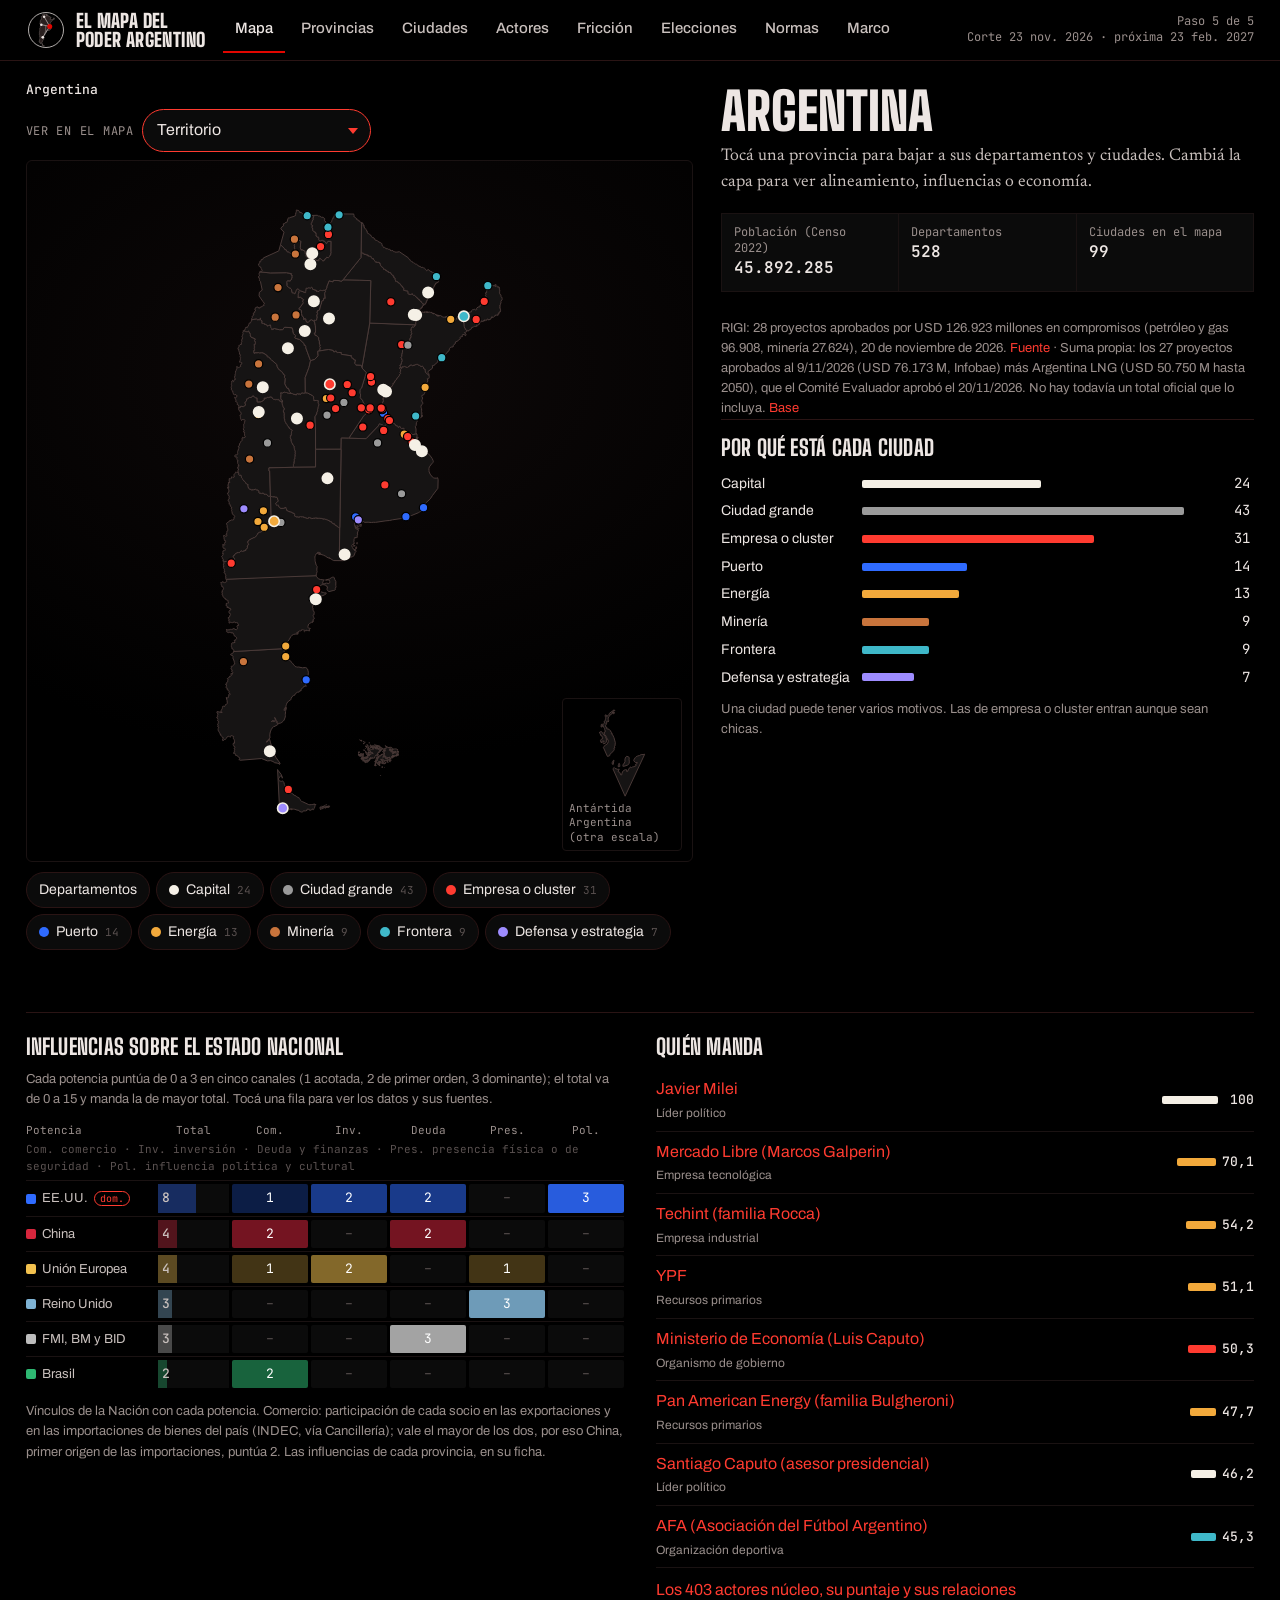
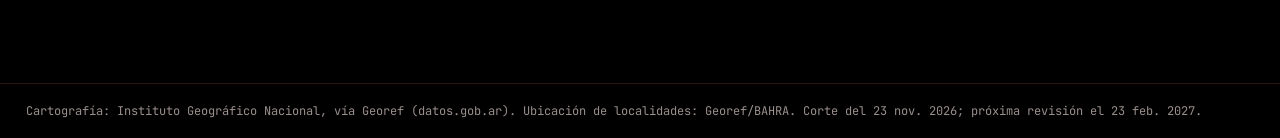
<file: index.html>
<!DOCTYPE html>
<html lang="es">
<head>
<meta charset="utf-8">
<meta name="viewport" content="width=device-width, initial-scale=1">
<title>El mapa del poder argentino</title>
<meta name="description" content="Quién tiene el poder real en la Argentina y quién solo lo aparenta: provincias, departamentos y ciudades, sus actores y las influencias mundiales sobre cada territorio.">
<meta name="theme-color" content="#000000">
<link rel="icon" href="img/favicon.svg" type="image/svg+xml">
<link rel="apple-touch-icon" href="img/icono-180.png">
<meta property="og:type" content="website">
<meta property="og:locale" content="es_AR">
<meta property="og:site_name" content="El mapa del poder argentino">
<meta property="og:title" content="El mapa del poder argentino · El país real, sin máscaras">
<meta property="og:description" content="Quién tiene el poder real en la Argentina y quién solo lo aparenta.">
<link rel="canonical" href="https://francomartinlopez.github.io/poderenargentina/">
<meta property="og:url" content="https://francomartinlopez.github.io/poderenargentina/">
<meta property="og:image" content="https://francomartinlopez.github.io/poderenargentina/img/og-mapa-argentino.png">
<meta property="og:image:secure_url" content="https://francomartinlopez.github.io/poderenargentina/img/og-mapa-argentino.png">
<meta property="og:image:type" content="image/png">
<meta property="og:image:width" content="1200">
<meta property="og:image:height" content="630">
<meta property="og:image:alt" content="El mapa del poder argentino: el país real, sin máscaras">
<meta name="twitter:card" content="summary_large_image">
<meta name="twitter:title" content="El mapa del poder argentino · El país real, sin máscaras">
<meta name="twitter:description" content="Quién tiene el poder real en la Argentina y quién solo lo aparenta.">
<meta name="twitter:image" content="https://francomartinlopez.github.io/poderenargentina/img/og-mapa-argentino.png">
<meta name="twitter:image:alt" content="El mapa del poder argentino: el país real, sin máscaras">
<link rel="preconnect" href="https://fonts.googleapis.com">
<link rel="preconnect" href="https://fonts.gstatic.com" crossorigin>
<link href="https://fonts.googleapis.com/css2?family=Big+Shoulders+Display:wght@800;900&family=Archivo:wght@400;500;600&family=Newsreader:opsz,wght@6..72,400;6..72,500&family=JetBrains+Mono:wght@400;500&display=swap" rel="stylesheet">
<link rel="stylesheet" href="css/styles.css?v=20261127b">
</head>
<body>
<header><div class="wrap">
  <a class="brand" href="#inicio"><svg viewBox="0 0 160 160" aria-hidden="true"><circle cx="80" cy="80" r="70" fill="none" stroke="#EDE6E3" stroke-width="3"/><path d="M94.7,65.5L95.2,65.8L96.7,66.7L97.8,67.5L98.6,68.6L98.9,69.3L98.0,70.4L97.9,71.3L98.2,72.0L99.0,72.8L99.8,72.8L99.8,75.0L98.2,77.3L97.0,78.5L96.7,79.6L95.7,80.3L94.2,80.9L91.8,81.6L86.4,82.4L83.5,82.3L81.8,81.7L82.0,83.2L82.8,83.8L82.4,85.6L81.8,85.7L81.7,86.9L81.3,87.5L82.2,88.5L81.7,89.6L80.3,90.1L79.3,90.7L77.3,90.6L75.1,89.4L73.8,89.0L73.3,89.9L73.4,90.9L73.8,91.9L73.6,93.9L74.1,94.6L75.4,94.8L74.9,95.6L76.3,95.6L76.5,94.6L77.4,94.2L77.8,95.2L77.7,96.9L76.3,97.3L75.7,96.0L74.9,95.8L73.8,96.4L74.1,97.1L75.5,97.6L75.3,98.0L73.8,98.8L72.9,100.4L73.2,102.3L73.0,103.7L72.0,104.3L71.9,105.8L70.7,105.6L70.0,105.8L68.1,107.1L67.4,108.1L66.7,109.6L66.9,111.0L67.5,112.0L68.1,112.4L69.0,113.5L71.5,113.8L71.9,114.7L71.5,116.4L71.4,117.7L70.9,117.8L70.0,118.7L68.3,120.1L68.1,120.7L67.3,121.4L67.0,122.3L66.9,124.4L66.2,125.6L64.1,126.7L63.7,127.7L63.5,129.3L64.2,131.5L64.9,133.1L65.8,134.4L64.6,134.3L63.7,133.8L63.0,133.9L61.8,133.4L57.2,133.8L57.0,133.3L56.1,132.6L55.7,128.6L54.6,128.5L54.1,129.1L52.8,128.2L52.4,127.4L52.5,125.4L52.1,124.4L52.2,123.2L53.0,123.4L53.5,122.1L54.4,121.4L54.1,120.2L55.0,119.5L54.4,118.2L54.2,117.1L54.9,115.6L55.6,115.1L55.2,113.5L56.0,112.9L55.5,111.1L55.8,110.3L55.2,109.0L55.9,107.9L56.4,107.4L55.7,106.3L54.7,106.2L54.3,105.6L55.8,105.3L56.4,105.5L56.7,104.2L55.9,103.9L54.7,103.9L55.1,102.3L55.0,101.3L54.4,100.5L54.6,99.7L53.4,98.3L53.2,96.2L53.0,95.4L54.1,95.3L54.1,94.7L53.7,93.2L53.6,90.9L53.1,89.8L53.5,89.3L53.4,87.8L54.0,86.5L54.5,83.9L54.2,82.6L55.2,81.8L55.7,81.8L55.9,80.9L55.5,80.5L55.1,78.8L54.6,77.5L54.8,76.8L54.5,75.0L54.8,73.5L55.9,72.5L55.8,72.0L56.7,71.4L57.0,70.2L56.4,68.5L57.0,65.5L57.6,64.6L58.0,63.5L57.9,62.1L58.2,60.4L57.2,60L57.4,58.7L56.9,58.1L56.9,57.5L56.2,56.3L56.3,54.8L55.7,54.7L55.2,53.7L55.3,52.6L56.0,51.4L55.9,51.1L56.3,49.3L57.2,48.7L57.5,47.9L57.0,47.7L57.2,47.0L56.7,44.6L57.4,43.9L57.6,42.2L57.9,41.1L58.4,40.2L58.9,40.0L59.6,38.6L60.1,37.6L60.4,36.1L61.7,36.0L62.4,35.1L61.2,33.5L61.3,32.7L61.9,32.2L61.5,30.4L61.3,30.1L61.4,28.3L62.0,28.1L61.1,26.8L61.7,25.6L62.2,25.3L65.5,23.8L65.9,22.4L66.6,19.7L65.9,19.0L66.5,17.9L67.4,17.5L67.5,16.7L68.9,16.3L69.4,15L70.5,15.5L71.1,16.2L73.1,16.1L73.8,16.1L75.5,16.9L75.3,17.2L76.4,18.5L77.7,15.8L81.7,15.8L82.3,17.0L83.4,17.6L83.3,25.2L83.3,24.1L83.4,17.6L84.5,19.7L86.1,21.0L87.8,22.2L88.1,23.0L89.5,23.4L90.6,24.0L91.5,23.9L93.5,25.2L93.9,25.9L96.3,27.3L97.7,27.8L99.1,28.5L100.1,30.0L99.4,30.7L98.7,32.2L98.0,32.6L97.4,34.9L96.9,35.4L95.9,36.4L96.0,37.1L98.1,37.0L99.2,37.3L99.8,37.8L100.4,37.7L101.7,38.1L102.1,38.6L103.8,38.6L104.1,38.0L105.0,37.7L105.8,38.2L106.5,37.8L106.7,36.9L109.5,35.4L110.3,33.7L110.1,32.8L110.5,32.2L110.3,31.5L112.4,31.0L113.2,31.7L113.2,32.9L113.8,34.0L113.2,35.8L113.3,36.6L112.7,37.7L111.5,38.0L111.1,38.7L109.6,39.0L109.2,38.8L108.3,39.9L107.7,40.0L106.4,41.1L106.2,41.0L105.2,41.8L105.2,42.3L103.6,43.8L103.1,44.5L102.5,44.6L102.1,45.5L99.7,47.8L98.6,48.5L98.6,49.1L97.8,49.8L97.9,50.6L98.0,51.1L97.2,53.2L96.9,54.6L96.3,55.0L96.6,56.6L96.2,57.3L96.4,59.6L95.5,59.9L95.2,60.8L95.1,63.0L95.4,63.5ZM78.7,83.5L78.6,88.9L79.0,64.2L78.9,66.6ZM73.5,143.3L73.3,144.0L70.4,145L69.8,144.6L68.1,144.2L67.7,144.4L66.5,144.1L65.7,144.4L65.6,142.6L65.2,135.8L66.0,136.8L65.5,138.0L66.6,138.5L67.1,139.5L67.9,140.3L68.4,141.0L69.8,141.8L70.5,142.7L72.0,143.3Z" fill="#2A201F" stroke="#9A8F8C" stroke-width="1.4" stroke-linejoin="round"/><line x1="94.9" y1="65.8" x2="72.4" y2="26.7" stroke="#EDE6E3" stroke-width="2.2"/><line x1="94.9" y1="65.8" x2="61.2" y2="58.6" stroke="#EDE6E3" stroke-width="2.2"/><line x1="94.9" y1="65.8" x2="67.1" y2="109.1" stroke="#EDE6E3" stroke-width="2.2"/><circle cx="72.4" cy="26.7" r="5" fill="#EDE6E3"/><circle cx="61.2" cy="58.6" r="5" fill="#EDE6E3"/><circle cx="67.1" cy="109.1" r="5.5" fill="#EDE6E3"/><circle cx="94.9" cy="65.8" r="10" fill="#E10600"/></svg><span>El mapa del<br>poder argentino</span></a>
  <nav aria-label="Secciones"><a href="#inicio" data-k="inicio">Mapa</a><a href="#provincias" data-k="provincias">Provincias</a><a href="#ciudades" data-k="ciudades">Ciudades</a><a href="#actores" data-k="actores">Actores</a><a href="#friccion" data-k="friccion">Fricción</a><a href="#elecciones" data-k="elecciones">Elecciones</a><a href="#normas" data-k="normas">Normas</a><a href="#marco" data-k="marco">Marco</a></nav>
  <div class="stamp" id="stamp"></div>
</div></header>
<main id="app" class="wrap"><p class="muted" style="padding:40px 0">Cargando el mapa…</p></main>
<footer><div class="wrap">Cartografía: Instituto Geográfico Nacional, vía Georef (datos.gob.ar). Ubicación de localidades: Georef/BAHRA. <span id="foot-date"></span></div></footer>
<div class="tip" id="tip" role="tooltip"></div>
<script src="vendor/d3-array.min.js"></script>
<script src="vendor/d3-geo.min.js"></script>
<script src="vendor/topojson-client.min.js"></script>
<script src="js/app.js?v=20261127b"></script>
</body>
</html>
</file>
<file: css/styles.css>
/* El mapa del poder argentino · estilos */
/* VOICE: el mismo registro del Mapa del Poder Global: sobrio, de expediente, sin máscaras.
   IDEA: una carta de estado mayor del país: se baja de la Nación a la provincia, al departamento y a la ciudad.
   PICTURE: el mapa del IGN con zoom continuo; las ciudades como marcas de motivo.
   COLOUR and TYPE: negro, rojo de marca #E10600 / #FF3B30; Big Shoulders, Archivo, Newsreader, JetBrains Mono (marca del proyecto).
   LAYOUT: mapa y panel lado a lado en escritorio; en el celular, mapa arriba y panel abajo. */
:root{color-scheme:dark;--bg:#000;--surface:#0B0B0B;--s2:#121010;--line:#2A1414;--ls:#1A1212;--text:#EDE6E3;--soft:#C9C0BD;--muted:#9A8F8C;--faint:#5A5150;--red:#E10600;--rt:#FF3B30;--land:#161414;--landh:#241A19;
--f-d:"Big Shoulders Display","Arial Narrow",sans-serif;--f-u:"Archivo",system-ui,sans-serif;--f-r:"Newsreader",Georgia,serif;--f-m:"JetBrains Mono",ui-monospace,monospace}
*{box-sizing:border-box;min-width:0}
html{scroll-padding-top:72px}
body{margin:0;background:var(--bg);color:var(--text);font:16px/1.55 var(--f-u);overflow-x:clip;-webkit-font-smoothing:antialiased}
a{color:var(--rt);text-decoration:none}a:hover{text-decoration:underline}
button{font:inherit;color:inherit}
:focus-visible{outline:2px solid var(--rt);outline-offset:2px}
.wrap{max-width:1320px;margin:0 auto;padding:0 max(16px,2vw)}
.mono{font-family:var(--f-m);font-variant-numeric:tabular-nums}
.muted{color:var(--muted)}
header{position:sticky;top:0;z-index:20;background:rgba(0,0,0,.92);backdrop-filter:blur(6px);border-bottom:1px solid var(--line)}
header .wrap{display:flex;align-items:center;gap:18px;min-height:60px;flex-wrap:wrap}
.brand{display:flex;align-items:center;gap:10px;color:var(--text);font:900 19px/1 var(--f-d);text-transform:uppercase;letter-spacing:.02em}
.brand:hover{text-decoration:none}.brand svg{width:40px;height:40px}
nav{display:flex;gap:4px;flex-wrap:wrap}
nav a{color:var(--soft);padding:10px 12px;font-weight:500;font-size:15px;border-bottom:2px solid transparent}
nav a.on{color:var(--text);border-color:var(--red)}nav a:hover{text-decoration:none;color:var(--text)}
.stamp{margin-left:auto;font:12px/1.3 var(--f-m);color:var(--muted);text-align:right}
.mapview{display:grid;grid-template-columns:minmax(0,1.25fr) minmax(0,1fr);gap:28px;padding:20px 0 48px}
.crumbs{font:13px/1.4 var(--f-m);color:var(--muted);display:flex;flex-wrap:wrap;gap:6px;margin-bottom:10px}
.crumbs a{color:var(--soft)}.crumbs b{color:var(--text);font-weight:500}
.bar{display:flex;flex-wrap:wrap;gap:6px;padding-bottom:6px;margin-bottom:8px}
.chip{flex:none;display:inline-flex;align-items:center;gap:7px;min-height:36px;padding:6px 12px;border:1px solid var(--line);border-radius:999px;background:var(--surface);font-size:14px;cursor:pointer;white-space:nowrap}
.chip.on{border-color:var(--red);background:#1E0605}
.chip[disabled]{cursor:default;color:var(--faint)}
.chip small{font:11px var(--f-m);color:var(--faint)}
.chip i{width:10px;height:10px;border-radius:50%;display:inline-block}
.chip.off i{opacity:.25}.chip.off{color:var(--muted)}
.mapbox{position:relative;background:radial-gradient(120% 80% at 50% 30%,#0E0909 0,#000 70%);border:1px solid var(--ls);border-radius:6px;height:min(78vh,860px);min-height:420px;overflow:hidden;touch-action:manipulation}
.mapbox>svg{position:absolute;inset:0;width:100%;height:100%}
.prov{fill:var(--land);stroke:#4A3A38;stroke-width:1;vector-effect:non-scaling-stroke;cursor:pointer;transition:fill .15s,opacity .3s}
.prov:hover{fill:var(--landh)}
.prov.sel{fill:#1C1110;stroke:var(--rt);stroke-width:1.6;cursor:default}
.prov.dim{opacity:.38}
.dep{fill:transparent;stroke:#3A2B29;stroke-width:.6;vector-effect:non-scaling-stroke;pointer-events:none}
.dep.live{pointer-events:auto;cursor:pointer;stroke:#5A4442}
.dep.live:hover{fill:rgba(225,6,0,.12)}
.dep.sel{fill:rgba(225,6,0,.22);stroke:var(--rt);stroke-width:1.4}
.city{stroke:#000;vector-effect:non-scaling-stroke;stroke-width:1.2;cursor:pointer}
.city.cap{stroke:#F5F0E6;stroke-width:1.6}
.city.sel{stroke:#fff;stroke-width:2.4}
.clbl{fill:var(--soft);font-family:var(--f-u);paint-order:stroke;stroke:#000;stroke-linejoin:round;pointer-events:none}
.clbl.cap{fill:var(--text);font-weight:600}
.ant{position:absolute;right:10px;bottom:10px;width:120px;padding:6px;border:1px solid var(--ls);background:rgba(0,0,0,.7);border-radius:4px;font:11px/1.3 var(--f-m);color:var(--muted)}
.ant svg{display:block;width:100%;height:96px}
.tip{position:fixed;z-index:30;pointer-events:none;background:#140B0A;border:1px solid var(--line);padding:6px 9px;border-radius:4px;font-size:13px;display:none;max-width:260px}
.panel{position:relative}
.pin{position:absolute;inset:0;display:flex;flex-direction:column;overflow:hidden}
.pin .grow{flex:1;min-height:0;overflow-y:auto;scrollbar-width:thin;padding-right:4px}
.more{display:grid;grid-template-columns:repeat(auto-fit,minmax(min(100%,360px),1fr));gap:0 32px;padding:0 0 56px;border-top:1px solid var(--line)}
.more:empty{display:none}
.more .blk{border-top:0;padding:22px 0 8px}
.panel h1{font:900 clamp(34px,4.4vw,52px)/1.02 var(--f-d);text-transform:uppercase;margin:4px 0 6px;text-wrap:balance}
.panel .sub{font:17px/1.5 var(--f-r);color:var(--soft);margin:0 0 18px}
.facts{display:grid;grid-template-columns:repeat(auto-fit,minmax(130px,1fr));gap:1px;background:var(--ls);border:1px solid var(--ls);margin:0 0 20px}
.facts div{background:var(--surface);padding:10px 12px}
.facts span{display:block;font:12px var(--f-m);color:var(--muted)}
.facts b{font-weight:600;font-size:16px}
.blk{border-top:1px solid var(--line);padding:16px 0}
.blk h2{font:800 22px/1.1 var(--f-d);text-transform:uppercase;margin:0 0 10px;letter-spacing:.01em}
.pend{border:1px dashed #3A2624;border-radius:4px;padding:10px 12px;color:var(--muted);font-size:14px;background:var(--s2)}
.pend b{color:var(--soft);font-weight:500}
.grid5{display:grid;grid-template-columns:7.5em repeat(5,minmax(0,1fr));gap:2px;font-size:12px;margin-top:10px}
.grid5 span{padding:4px 3px;background:var(--surface);color:var(--faint);text-align:center;overflow:hidden;text-overflow:ellipsis;white-space:nowrap}
.grid5 .h{background:none;color:var(--muted);font-family:var(--f-m)}
.grid5 .r{text-align:left;color:var(--soft);background:none}
ul.clist{list-style:none;margin:0;padding:0}
ul.clist li{padding:8px 0;border-bottom:1px solid var(--ls);display:flex;gap:10px;align-items:baseline;flex-wrap:wrap}
ul.clist li a{font-weight:500}
.tags{display:inline-flex;gap:4px;flex-wrap:wrap}
.tag{font:11px var(--f-m);padding:2px 7px;border-radius:999px;border:1px solid currentColor;white-space:nowrap}
.nota{font:15px/1.5 var(--f-r);color:var(--soft);flex-basis:100%}
.mbars div{display:grid;grid-template-columns:9.5em minmax(0,1fr) 4.2em;gap:8px;align-items:center;font-size:14px;padding:3px 0}
.mbars em{display:block;height:8px;border-radius:2px}
.mbars span:last-child{text-align:right;font-family:var(--f-m)}
details summary{cursor:pointer;color:var(--soft);min-height:32px}
.deps{columns:2;column-gap:18px;font-size:14px;margin-top:8px}
.more .wide{grid-column:1/-1}.more .wide .deps{columns:200px 5}
.deps a{display:block;padding:3px 0;color:var(--soft)}
.page{padding:28px 0 56px}
.page h1{font:900 clamp(34px,4.4vw,52px)/1.02 var(--f-d);text-transform:uppercase;margin:0 0 8px}
.page .sub{font:17px/1.5 var(--f-r);color:var(--soft);margin:0 0 20px;max-width:70ch}
table{width:100%;border-collapse:collapse;font-size:15px}
th{text-align:left;font:500 12px var(--f-m);color:var(--muted);padding:8px;border-bottom:1px solid var(--line)}
td{padding:9px 8px;border-bottom:1px solid var(--ls);vertical-align:top}
td.n,th.n{text-align:right;font-family:var(--f-m)}
.search{width:min(420px,100%);min-height:44px;font:16px var(--f-u);background:var(--surface);color:var(--text);border:1px solid var(--line);border-radius:4px;padding:8px 12px;margin:0 0 10px}
.plan{max-width:75ch;font:17px/1.6 var(--f-r);color:var(--soft)}
.plan h2{font:800 24px/1.1 var(--f-d);text-transform:uppercase;color:var(--text);margin:28px 0 8px}
.plan li{margin:4px 0}
footer{border-top:1px solid var(--line);padding:18px 0;font:12px/1.5 var(--f-m);color:var(--muted)}
@media(max-width:900px){.pin{position:static;overflow:visible}.pin .grow{overflow:visible}.mapview{grid-template-columns:minmax(0,1fr);gap:16px}.mapbox{height:62vh}.stamp{display:none}}
@media(max-width:600px){.ant{width:84px;font-size:10px}.ant svg{height:64px}table{font-size:13px}.stack thead{display:none}.stack tr{display:grid;padding-block:10px;border-bottom:1px solid var(--ls)}.stack td{display:flow-root;border:0;padding:3px 0;padding-inline-start:8em;text-align:start}.stack td::before{content:attr(data-l);float:inline-start;width:7.5em;margin-inline-start:-8em;color:var(--muted);font:12px var(--f-m)}.stack td:empty{display:none}.deps{columns:1}.grid5{grid-template-columns:6em repeat(5,minmax(0,1fr))}header .wrap{gap:4px}nav a{padding:8px}}
@media(prefers-reduced-motion:reduce){*{transition:none!important}}

.bar.sub{margin-top:-2px}
.lg{display:inline-flex;align-items:center;gap:6px;font-size:13px;color:var(--soft);white-space:nowrap;padding:0 6px}
.lg i,.grid5 .r i{width:10px;height:10px;border-radius:2px;display:inline-block;flex:none}
.prov:hover{stroke:#EDE6E3}
.grid5{grid-template-columns:11em repeat(5,minmax(0,1fr))}
.grid5 .r{display:flex;align-items:center;gap:6px}
.grid5 .v{font-family:var(--f-m);border-radius:2px}
.ilist{list-style:none;margin:8px 0 0;padding:0;font-size:14px}.ilist li{padding:8px 0;border-bottom:1px solid var(--ls)}
.src{font:12px var(--f-m);color:var(--muted);text-decoration:underline;text-decoration-color:var(--faint)}
.lead{font:17px/1.55 var(--f-r);color:var(--text);margin:0 0 12px}
.dl{display:grid;grid-template-columns:9em minmax(0,1fr);gap:6px 14px;margin:0;font-size:15px}.dl dt{color:var(--muted);font:12px/1.9 var(--f-m)}.dl dd{margin:0}
@media(max-width:600px){.grid5{grid-template-columns:7.5em repeat(5,minmax(0,1fr));font-size:11px}.dl{grid-template-columns:minmax(0,1fr)}.dl dt{margin-top:6px}}
/* Paso 3: actores */
.ptb{display:inline-flex;align-items:center;gap:8px;min-width:150px}.ptb em{display:block;height:8px;border-radius:2px;min-width:2px;flex:none}.ptb b{font-size:13px;font-weight:500}
.alist{list-style:none;margin:0;padding:0}.alist li{display:grid;grid-template-columns:minmax(0,1fr) auto;gap:2px 10px;padding:8px 0;border-bottom:1px solid var(--ls)}.alist li>.muted{font-size:12px;grid-column:1}.alist li .ptb{grid-column:2;grid-row:1/3;min-width:0}.alist li .ptb{min-width:0;gap:6px}.alist li .ptb b{min-width:30px;text-align:right}
h2.sec{font:800 22px/1.1 var(--f-d);text-transform:uppercase;letter-spacing:.02em;margin:34px 0 12px}
.net{max-width:900px;margin:6px auto 0}.net svg{width:100%;height:auto;display:block}
.ne{fill:none;opacity:.42;transition:opacity .15s}.nn{cursor:pointer}.nn text{fill:var(--soft);font:11px var(--f-u)}.nn circle{stroke:#000;stroke-width:1}
#net.hl .ne{opacity:.05}#net.hl .ne.on{opacity:.95}#net.hl .nn{opacity:.3}#net.hl .nn.on{opacity:1}#net.hl .nn.on text{fill:var(--text)}
.actor .cols{display:grid;grid-template-columns:minmax(0,1.1fr) minmax(0,1fr);gap:0 48px}@media(max-width:900px){.actor .cols{grid-template-columns:1fr}}
.axg h3{font:600 12px var(--f-m);text-transform:uppercase;color:var(--muted);margin:14px 0 4px;letter-spacing:.06em}
.axr{display:grid;grid-template-columns:1fr auto 18px;gap:10px;align-items:center;padding:5px 0;border-bottom:1px solid var(--ls);font-size:14px}
.dots{display:inline-flex;gap:4px}.dots i{width:22px;height:8px;border-radius:2px;background:#221917}.dots i.on{background:var(--red)}
.rlist,.flist{list-style:none;margin:0;padding:0}.rlist li,.flist li{padding:9px 0;border-bottom:1px solid var(--ls);font-size:15px}.rlist .muted{font-size:14px}

.frm{stroke:#000;vector-effect:non-scaling-stroke;stroke-width:1.2;cursor:pointer}
.frm:hover{stroke:#fff}
.zlm{fill:rgba(255,59,48,.18);stroke:#FF3B30;stroke-dasharray:4 3;vector-effect:non-scaling-stroke;stroke-width:1.6;cursor:pointer}
.flist2{list-style:none;margin:0;padding:0}
.flist2 li{display:grid;grid-template-columns:10px 1fr;column-gap:10px;padding:7px 0;border-bottom:1px solid #2A2423}
.flist2 li i{width:10px;height:10px;transform:rotate(45deg);margin-top:6px;grid-row:span 2}
.flist2 li .muted{font-size:13px}

.itab{font-size:13px;margin-top:4px}
.itab .ih,.itab summary{display:grid;grid-template-columns:minmax(9.5em,1.7fr) 5.5em repeat(5,minmax(0,1fr));gap:3px;align-items:center}
.itab .ih span{font:11px var(--f-m);color:var(--muted);text-align:center;padding:4px 0;overflow:hidden;text-overflow:ellipsis;white-space:nowrap}
.itab .ih span:first-child{text-align:left}
.itab summary{list-style:none;cursor:pointer;padding:3px 0;border-top:1px solid var(--ls)}
.itab summary::-webkit-details-marker{display:none}
.itab summary:hover .r{color:#fff}
.itab .r{display:flex;align-items:center;gap:6px;color:var(--soft);min-width:0}
.itab .r i{width:10px;height:10px;border-radius:2px;flex:none}
.itab .r em{font:normal 10px var(--f-m);color:var(--red-t,#FF3B30);border:1px solid currentColor;border-radius:999px;padding:0 5px}
.itab .t{position:relative;font-family:var(--f-m);padding:4px 6px;background:var(--surface)}
.itab .t b{position:relative;z-index:1;font-weight:500}
.itab .t s{position:absolute;left:0;top:0;bottom:0;opacity:.35}
.itab .v{text-align:center;padding:4px 0;font-family:var(--f-m);color:#fff;border-radius:2px}
.itab .v.z{color:var(--faint);background:var(--surface)}
.itab details[open] summary .r{color:#fff}
.itab details .ilist{margin:6px 0 10px;padding-left:16px}
@media(max-width:600px){.itab .ih,.itab summary{grid-template-columns:minmax(7em,1.5fr) 3.6em repeat(5,minmax(0,1fr))}.itab .ih span{font-size:9px}}

.selrow{display:flex;flex-wrap:wrap;align-items:center;gap:8px;margin-bottom:8px}
.selrow label{font:12px var(--f-m);color:var(--muted);text-transform:uppercase;letter-spacing:.06em}
.sel{appearance:none;-webkit-appearance:none;background:var(--surface) url("data:image/svg+xml,%3Csvg xmlns='http://www.w3.org/2000/svg' width='10' height='6'%3E%3Cpath d='M0 0l5 6 5-6z' fill='%23FF3B30'/%3E%3C/svg%3E") no-repeat right 12px center;color:#EDE6E3;border:1px solid #FF3B30;border-radius:999px;padding:8px 34px 8px 14px;font:15px var(--f-s,inherit);cursor:pointer;max-width:100%}
.sel:focus-visible{outline:2px solid #FF3B30;outline-offset:2px}
.sel option{background:#111;color:#EDE6E3}
#subsel{display:contents}
.itab .ileg{font:11px/1.5 var(--f-m);color:var(--faint);margin:0 0 6px}
.itab .pn{overflow:hidden;text-overflow:ellipsis;white-space:nowrap}
.itab .t{padding:4px 4px}
.atxt{max-width:760px;font:17px/1.55 var(--f-r);color:var(--soft);margin:4px 0 14px}
.claims{margin:8px 0 18px;max-width:460px}.claims svg{width:100%;height:auto;display:block;background:#0B0A0A;border:1px solid var(--ls);border-radius:4px}
.claims figcaption{font-size:13px;margin-top:6px;line-height:1.6}.claims .lg{margin-right:12px}
#antlb b{font-weight:600}
.h3n{font:600 12px var(--f-m);text-transform:uppercase;color:var(--muted);margin:12px 0 6px;letter-spacing:.06em}
.bgrid{display:grid;grid-template-columns:repeat(5,minmax(0,1fr));gap:14px;margin:10px 0 18px}.bcol{background:var(--surface);padding:10px 12px}.bcol h3{font:600 13px var(--f-m);text-transform:uppercase;letter-spacing:.05em;margin:4px 0 8px}.bcol ol{margin:0 0 8px;padding-left:20px;font-size:14px;line-height:1.5}@media(max-width:900px){.bgrid{grid-template-columns:repeat(2,minmax(0,1fr))}}@media(max-width:520px){.bgrid{grid-template-columns:1fr}}

.plg{display:flex;flex-wrap:wrap;gap:6px 16px;font:13px var(--f-u);color:var(--soft);margin:6px 0 8px}.plg span{display:inline-flex;align-items:center;gap:6px}
.pbox{overflow-x:auto;border:1px solid var(--ls);border-radius:6px;background:var(--surface);padding:8px 4px 0}.pbox svg{display:block;width:100%;min-width:760px;height:auto}
.pbox .pt{fill:var(--muted);font:11px var(--f-m)}.pbox .pn{fill:var(--text);font:600 11px var(--f-m)}
.pnotes{font-size:14px;color:var(--soft);padding-left:22px;margin:12px 0}.pnotes li{margin:4px 0}.pnotes b{color:var(--text);font-weight:600}
.ptab summary{cursor:pointer;color:var(--rt);margin:6px 0 10px}
.marco .mtext{max-width:76ch}.marco .mtext p,.marco .mtext li{font:18px/1.62 var(--f-r);color:var(--text)}.marco .mtext p{margin:0 0 14px}
.marco .mtext h3{font:800 18px/1.2 var(--f-d);text-transform:uppercase;letter-spacing:.03em;color:var(--rt);margin:28px 0 10px}
.marco .mtext ul{padding-left:20px;margin:0 0 14px}.marco .mtext li{margin:5px 0}.marco .mtext b{font-family:var(--f-u);font-weight:600;font-size:.92em}
.pfig{margin:22px 0 26px;max-width:none;width:min(1240px,calc(100vw - 2*max(16px,2vw)))}.pfig figcaption{font:15px/1.5 var(--f-u);color:var(--soft);margin-bottom:6px}.pfig figcaption b{color:var(--text)}
.pfig .pnotes li{font:14px/1.5 var(--f-u)}.pfig p.muted{font:13px/1.5 var(--f-u)!important}
</file>
